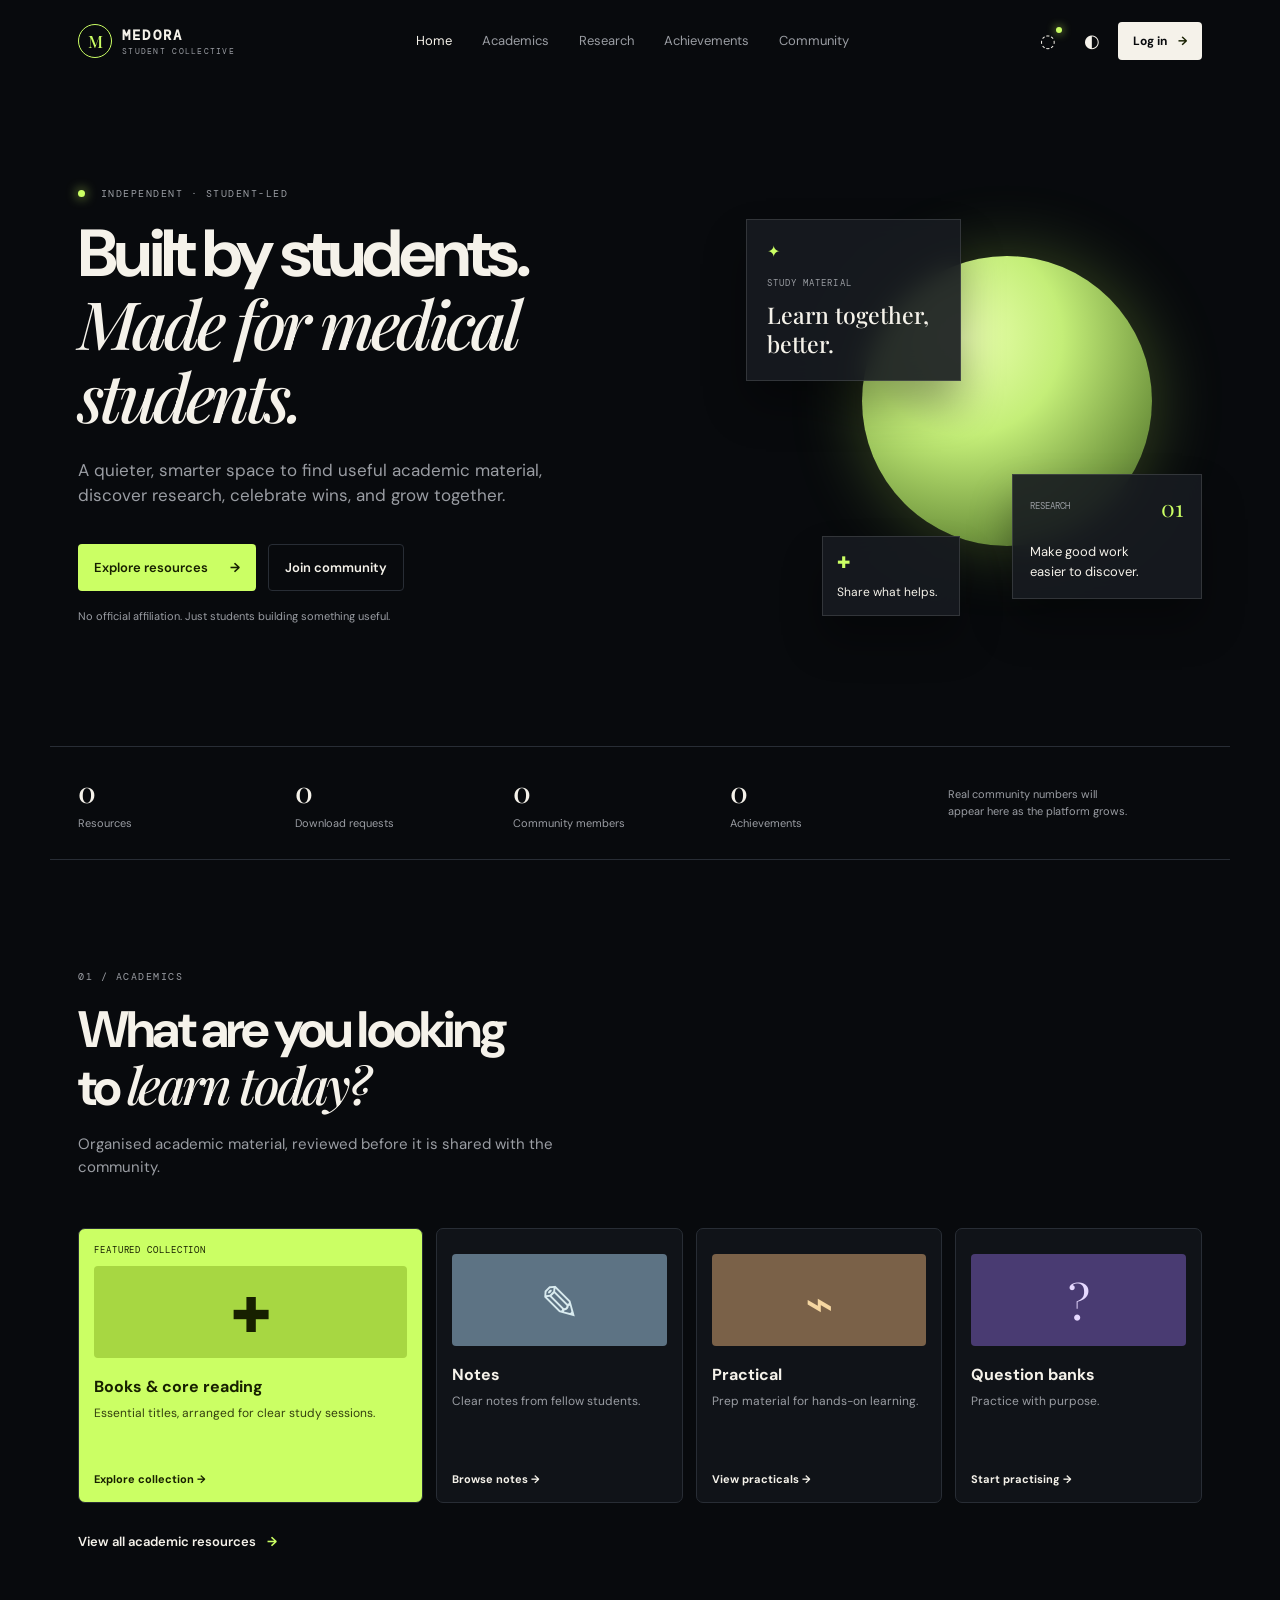
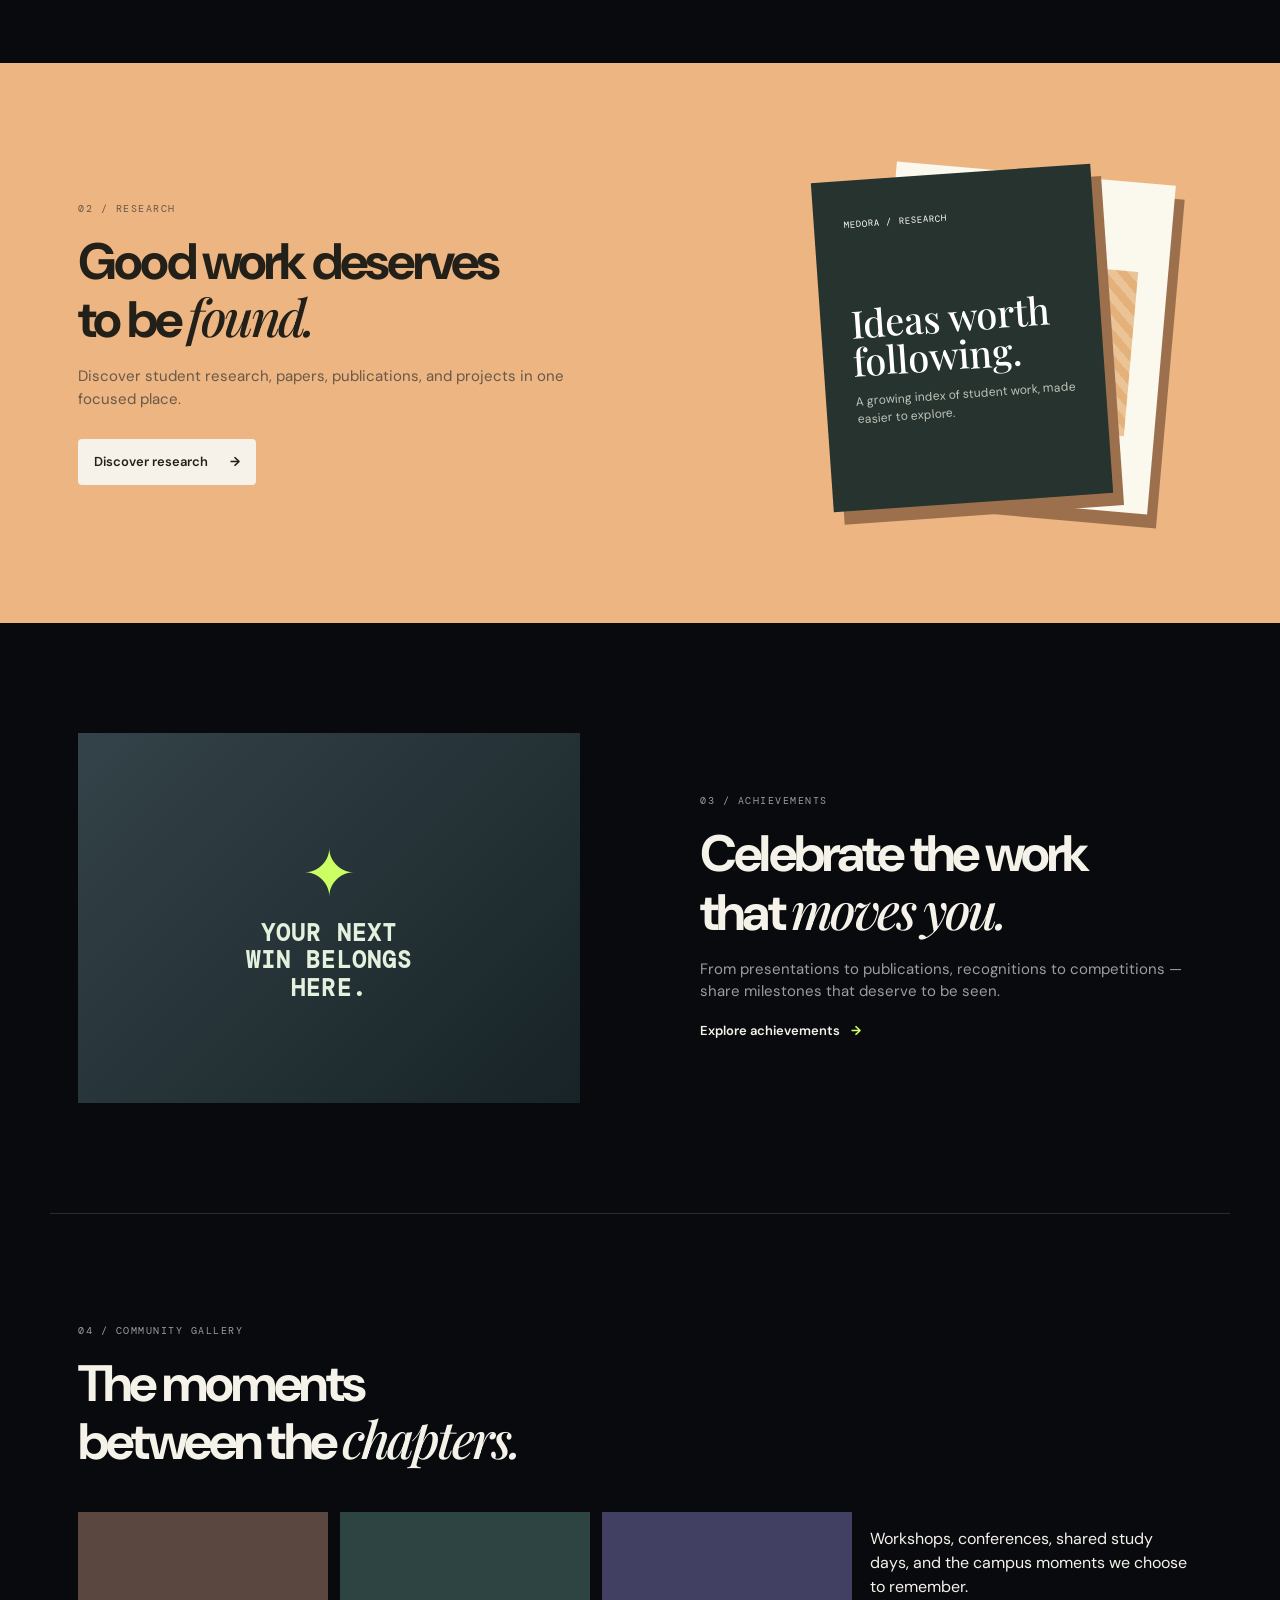
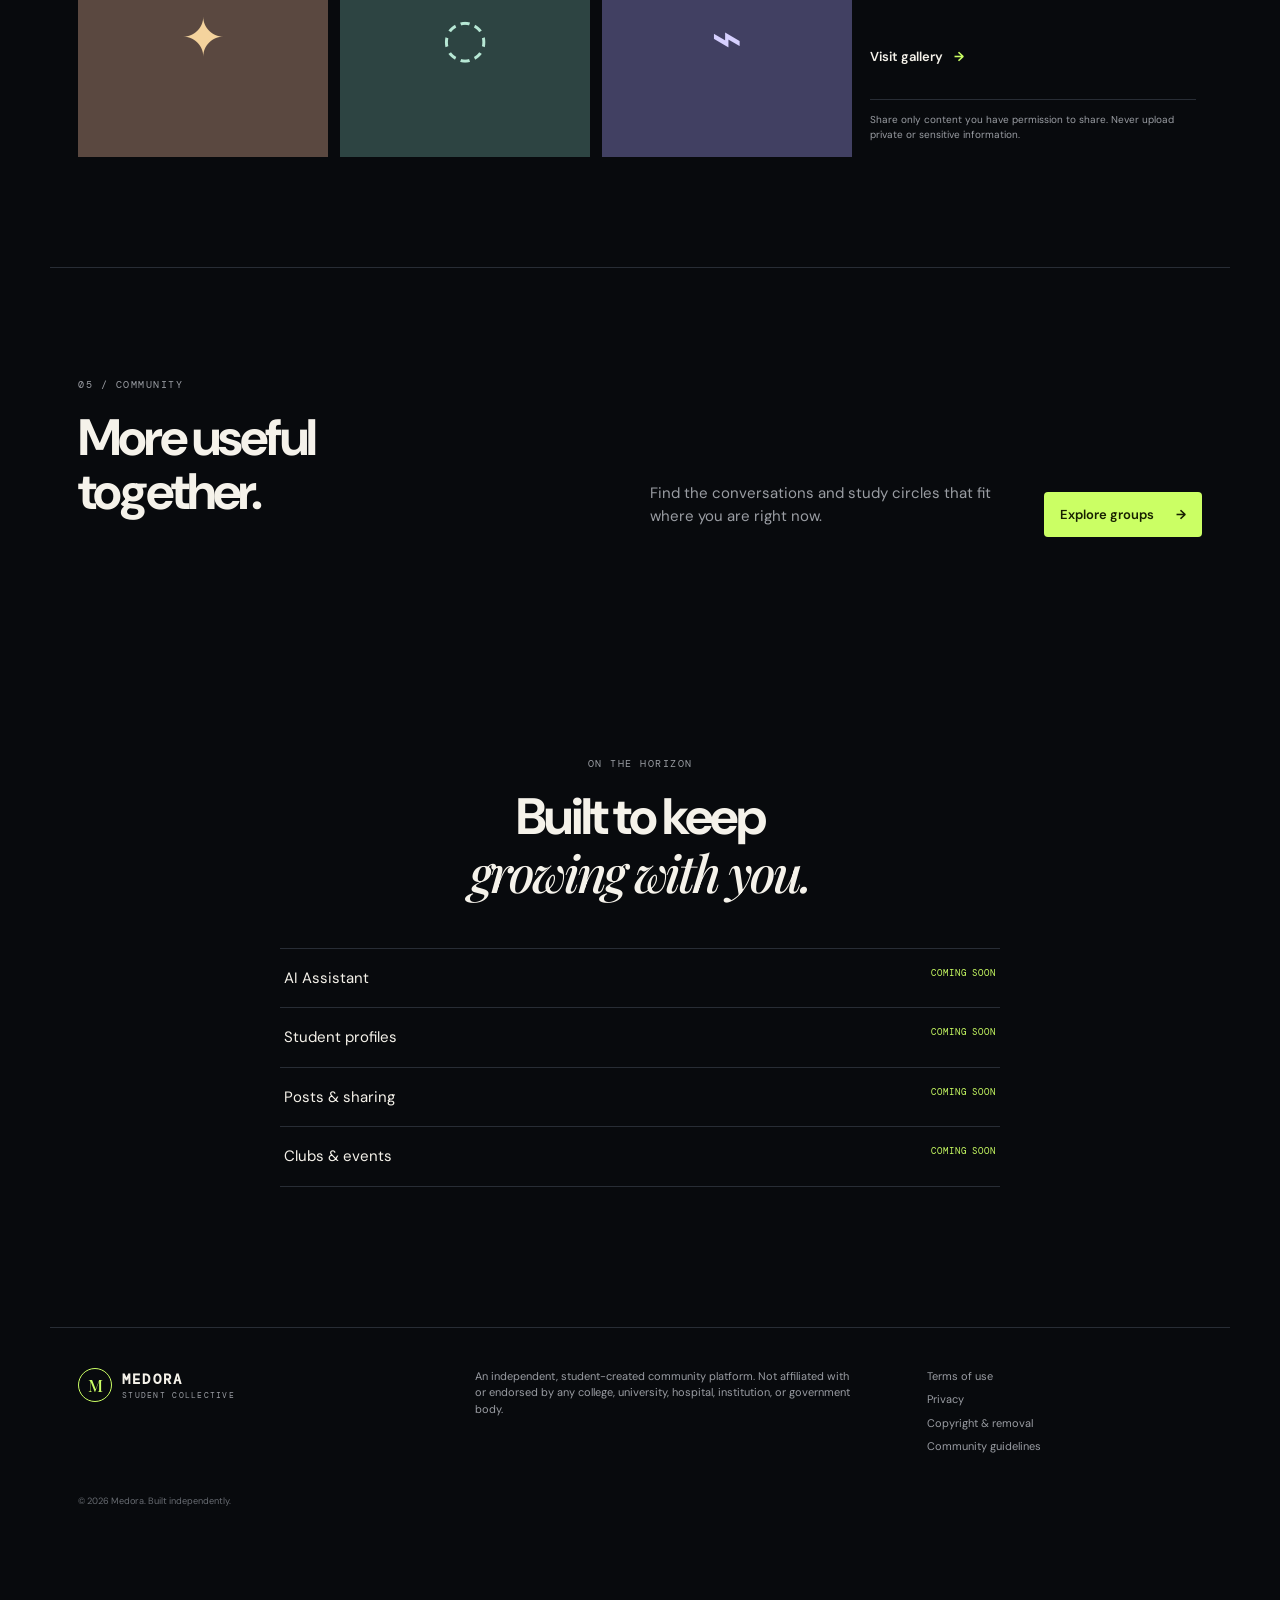
<file: index.html>
<!doctype html>
<html lang="en" data-theme="oled"><head><meta charset="utf-8"><meta name="viewport" content="width=device-width,initial-scale=1"><meta name="description" content="An independent community space built by medical students for learning, research, and sharing."><meta name="theme-color" content="#080a0d"><title>Medora — Student medical community</title><link rel="stylesheet" href="styles.css"></head>
<body><a class="skip-link" href="#content">Skip to content</a><div class="initial-loader" id="loader" aria-label="Loading Medora"><div class="logo-slot">M</div><span>MEDORA</span></div>
<header class="site-header"><a class="brand" href="#top" aria-label="Medora home"><span class="logo-slot">M</span><span>MEDORA<small>STUDENT COLLECTIVE</small></span></a><nav class="desktop-nav" aria-label="Primary navigation"><a class="active" href="#top">Home</a><a href="#academics">Academics</a><a href="#research">Research</a><a href="#achievements">Achievements</a><a href="#community">Community</a></nav><div class="nav-actions"><button class="icon-button" id="noticeButton" aria-label="Open notices" aria-expanded="false">◌<i></i></button><button class="theme-button" id="themeButton" aria-label="Change color theme">◐</button><button class="login-button" type="button" data-toast="Authentication is not configured yet.">Log in <span>→</span></button><button class="menu-button" id="menuButton" aria-label="Open menu" aria-expanded="false">☰</button></div></header>
<aside class="notice-panel" id="noticePanel" aria-label="Notices"><div class="panel-title"><span class="live-dot"></span>NOTICES <button class="close-panel" id="closeNotice" aria-label="Close notices">×</button></div><h2>No notices right now.</h2><p>Notices are visible to signed-in members only.</p></aside><aside class="mobile-drawer" id="mobileDrawer" aria-label="Mobile navigation"><a href="#academics">Academics</a><a href="#research">Research</a><a href="#achievements">Achievements</a><a href="#gallery">Gallery</a><a href="#community">Community</a><a href="terms.html">About &amp; policies</a></aside>
<main id="content"><section class="hero section" id="top"><div class="hero-copy"><p class="eyebrow"><span></span> INDEPENDENT · STUDENT-LED</p><h1>Built by students.<br><em>Made for medical students.</em></h1><p class="lede">A quieter, smarter space to find useful academic material, discover research, celebrate wins, and grow together.</p><div class="hero-actions"><a class="button primary" href="#academics">Explore resources <b>→</b></a><a class="button subtle" href="#community">Join community</a></div><p class="trust">No official affiliation. Just students building something useful.</p></div><div class="hero-visual" aria-label="Resource collection preview"><div class="orb"></div><div class="floating-card card-one"><span class="mini-icon">✦</span><small>STUDY MATERIAL</small><strong>Learn together,<br>better.</strong></div><div class="floating-card card-two"><span>RESEARCH</span><b>01</b><p>Make good work<br>easier to discover.</p></div><div class="floating-card card-three"><span>✚</span><p>Share what helps.</p></div></div></section>
<section class="stats section" aria-label="Community statistics"><div><strong>0</strong><span>Resources</span></div><div><strong>0</strong><span>Download requests</span></div><div><strong>0</strong><span>Community members</span></div><div><strong>0</strong><span>Achievements</span></div><p>Real community numbers will appear here as the platform grows.</p></section>
<section class="section showcase" id="academics"><div class="section-heading"><p class="eyebrow">01 / ACADEMICS</p><h2>What are you looking<br>to <em>learn today?</em></h2><p>Organised academic material, reviewed before it is shared with the community.</p></div><div class="resource-grid"><article class="resource-card featured"><span class="card-label">FEATURED COLLECTION</span><div class="card-art books-art">✚</div><h3>Books &amp; core reading</h3><p>Essential titles, arranged for clear study sessions.</p><a href="#" data-toast="Resources will be available once approved.">Explore collection →</a></article><article class="resource-card"><div class="card-art note-art">✎</div><h3>Notes</h3><p>Clear notes from fellow students.</p><a href="#" data-toast="Resources will be available once approved.">Browse notes →</a></article><article class="resource-card"><div class="card-art practical-art">⌁</div><h3>Practical</h3><p>Prep material for hands-on learning.</p><a href="#" data-toast="Resources will be available once approved.">View practicals →</a></article><article class="resource-card"><div class="card-art question-art">?</div><h3>Question banks</h3><p>Practice with purpose.</p><a href="#" data-toast="Resources will be available once approved.">Start practising →</a></article></div><a class="text-link" href="#" data-toast="The resource library is coming soon.">View all academic resources <b>→</b></a></section>
<section class="research-band" id="research"><div class="section"><div class="section-heading"><p class="eyebrow">02 / RESEARCH</p><h2>Good work deserves<br>to be <em>found.</em></h2><p>Discover student research, papers, publications, and projects in one focused place.</p><a class="button light" href="#" data-toast="Research publishing is not configured yet.">Discover research <b>→</b></a></div><div class="paper-stack"><article><span>MEDORA / RESEARCH</span><h3>Ideas worth<br>following.</h3><p>A growing index of student work, made easier to explore.</p></article><article aria-hidden="true"><span>DISCOVER</span><div></div></article></div></div></section>
<section class="section split" id="achievements"><div class="achievement-visual"><div class="laurel">✦</div><p>YOUR NEXT<br>WIN BELONGS<br>HERE.</p></div><div class="section-heading"><p class="eyebrow">03 / ACHIEVEMENTS</p><h2>Celebrate the work<br>that <em>moves you.</em></h2><p>From presentations to publications, recognitions to competitions — share milestones that deserve to be seen.</p><a class="text-link" href="#" data-toast="Achievement submissions are coming soon.">Explore achievements <b>→</b></a></div></section>
<section class="section gallery-preview" id="gallery"><div class="section-heading"><p class="eyebrow">04 / COMMUNITY GALLERY</p><h2>The moments<br>between the <em>chapters.</em></h2></div><div class="gallery-grid"><div class="gallery-item g1">✦</div><div class="gallery-item g2">◌</div><div class="gallery-item g3">⌁</div><div class="gallery-copy"><p>Workshops, conferences, shared study days, and the campus moments we choose to remember.</p><a class="text-link" href="#" data-toast="The community gallery is coming soon.">Visit gallery <b>→</b></a><small>Share only content you have permission to share. Never upload private or sensitive information.</small></div></div></section>
<section class="community section" id="community"><div><p class="eyebrow">05 / COMMUNITY</p><h2>More useful<br>together.</h2></div><p>Find the conversations and study circles that fit where you are right now.</p><a class="button primary" href="#" data-toast="Community groups are not configured yet.">Explore groups <b>→</b></a></section><section class="future section"><p class="eyebrow">ON THE HORIZON</p><h2>Built to keep<br><em>growing with you.</em></h2><div class="future-list"><span>AI Assistant <i>COMING SOON</i></span><span>Student profiles <i>COMING SOON</i></span><span>Posts &amp; sharing <i>COMING SOON</i></span><span>Clubs &amp; events <i>COMING SOON</i></span></div></section></main>
<footer><a class="brand" href="#top"><span class="logo-slot">M</span><span>MEDORA<small>STUDENT COLLECTIVE</small></span></a><p>An independent, student-created community platform. Not affiliated with or endorsed by any college, university, hospital, institution, or government body.</p><div><a href="terms.html">Terms of use</a><a href="terms.html#privacy">Privacy</a><a href="terms.html#copyright">Copyright &amp; removal</a><a href="terms.html#guidelines">Community guidelines</a></div><small>© <span id="year"></span> Medora. Built independently.</small></footer><nav class="bottom-nav" aria-label="Mobile navigation"><a class="active" href="#top">⌂<span>Home</span></a><a href="#academics">▤<span>Academics</span></a><a href="#top" id="searchLink">⌕<span>Search</span></a><a href="#community">◎<span>Community</span></a><button id="moreButton">•••<span>More</span></button></nav><div class="toast" id="toast" role="status" aria-live="polite"></div><script src="app.js"></script></body></html>
</file>
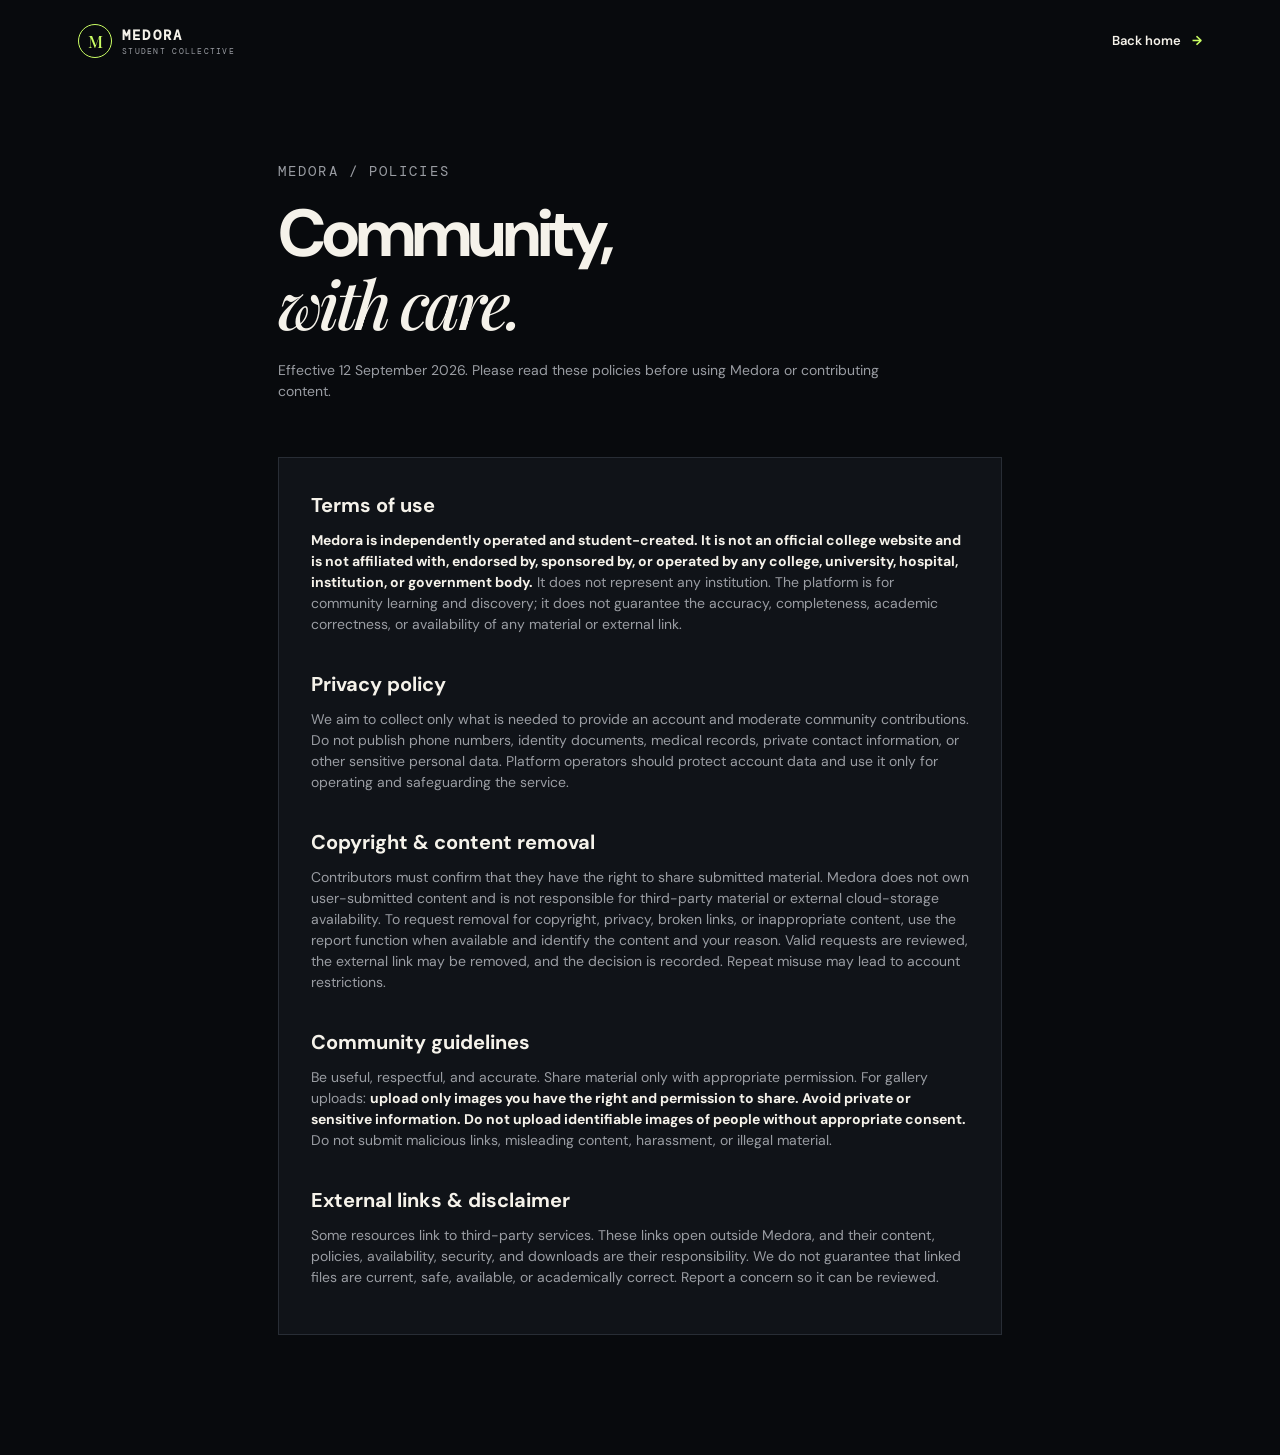
<file: terms.html>
<!doctype html><html lang="en" data-theme="oled"><head><meta charset="utf-8"><meta name="viewport" content="width=device-width,initial-scale=1"><meta name="description" content="Medora terms, privacy, content removal, and community guidelines."><title>Policies · Medora</title><link rel="stylesheet" href="styles.css"><style>.policy{max-width:780px;margin:auto;padding:80px 28px 120px}.policy h1{margin-bottom:18px}.policy>p{color:var(--muted);max-width:620px}.policy article{margin-top:55px;padding:32px;background:var(--surface);border:1px solid var(--line)}.policy section{margin:0 0 34px}.policy section:last-child{margin:0}.policy h2{font-size:20px;margin-bottom:10px}.policy p,.policy li{font-size:14px;color:var(--muted)}.policy li{margin:5px 0}.policy strong{color:var(--ink)}@media(max-width:760px){.policy{padding:55px 20px 100px}.policy article{padding:22px}}</style></head><body><header class="site-header"><a class="brand" href="index.html"><span class="logo-slot">M</span><span>MEDORA<small>STUDENT COLLECTIVE</small></span></a><a class="text-link" href="index.html">Back home <b>→</b></a></header><main class="policy"><p class="eyebrow">MEDORA / POLICIES</p><h1>Community,<br><em>with care.</em></h1><p>Effective 12 September 2026. Please read these policies before using Medora or contributing content.</p><article><section><h2>Terms of use</h2><p><strong>Medora is independently operated and student-created. It is not an official college website and is not affiliated with, endorsed by, sponsored by, or operated by any college, university, hospital, institution, or government body.</strong> It does not represent any institution. The platform is for community learning and discovery; it does not guarantee the accuracy, completeness, academic correctness, or availability of any material or external link.</p></section><section id="privacy"><h2>Privacy policy</h2><p>We aim to collect only what is needed to provide an account and moderate community contributions. Do not publish phone numbers, identity documents, medical records, private contact information, or other sensitive personal data. Platform operators should protect account data and use it only for operating and safeguarding the service.</p></section><section id="copyright"><h2>Copyright &amp; content removal</h2><p>Contributors must confirm that they have the right to share submitted material. Medora does not own user-submitted content and is not responsible for third-party material or external cloud-storage availability. To request removal for copyright, privacy, broken links, or inappropriate content, use the report function when available and identify the content and your reason. Valid requests are reviewed, the external link may be removed, and the decision is recorded. Repeat misuse may lead to account restrictions.</p></section><section id="guidelines"><h2>Community guidelines</h2><p>Be useful, respectful, and accurate. Share material only with appropriate permission. For gallery uploads: <strong>upload only images you have the right and permission to share. Avoid private or sensitive information. Do not upload identifiable images of people without appropriate consent.</strong> Do not submit malicious links, misleading content, harassment, or illegal material.</p></section><section><h2>External links &amp; disclaimer</h2><p>Some resources link to third-party services. These links open outside Medora, and their content, policies, availability, security, and downloads are their responsibility. We do not guarantee that linked files are current, safe, available, or academically correct. Report a concern so it can be reviewed.</p></section></article></main></body></html>
</file>
<file: styles.css>
@import url('https://fonts.googleapis.com/css2?family=DM+Mono&family=DM+Sans:wght@400;500;600;700&family=Playfair+Display:ital,wght@0,500;0,600;1,500;1,600&display=swap');
:root{--bg:#080a0d;--surface:#101318;--surface-2:#171b21;--ink:#f5f2ea;--muted:#9a9da3;--line:#282d35;--accent:#cbff64;--accent-ink:#172000;--warm:#ecb581;--serif:'Playfair Display',Georgia,serif;--sans:'DM Sans',Arial,sans-serif;--mono:'DM Mono',monospace;--max:1180px;color-scheme:dark}html[data-theme=dark]{--bg:#111317;--surface:#1a1d23;--surface-2:#242830}html[data-theme=light]{--bg:#f6f5f0;--surface:#fff;--surface-2:#ecebe5;--ink:#17191d;--muted:#656a73;--line:#deded7;--accent:#52751d;--accent-ink:#fff;color-scheme:light}*{box-sizing:border-box}html{scroll-behavior:smooth}body{margin:0;background:var(--bg);color:var(--ink);font-family:var(--sans);line-height:1.5}a{color:inherit;text-decoration:none}button{font:inherit;color:inherit;cursor:pointer}.skip-link{position:fixed;left:12px;top:-60px;background:var(--accent);color:#000;padding:9px 14px;z-index:100;transition:.2s}.skip-link:focus{top:12px}.site-header{height:82px;max-width:var(--max);padding:0 28px;margin:auto;display:flex;align-items:center;justify-content:space-between;position:relative;z-index:10}.brand{display:inline-flex;gap:10px;align-items:center;font:600 14px var(--mono);letter-spacing:.16em}.brand small{display:block;font:8px var(--mono);letter-spacing:.16em;color:var(--muted);margin-top:2px}.logo-slot{display:grid;place-items:center;width:34px;height:34px;border:1px solid var(--accent);border-radius:50%;font:500 17px var(--serif);letter-spacing:0;color:var(--accent)}.desktop-nav{display:flex;gap:30px;font-size:13px;color:var(--muted)}.desktop-nav a{transition:.2s}.desktop-nav a:hover,.desktop-nav .active{color:var(--ink)}.nav-actions{display:flex;align-items:center;gap:8px}.icon-button,.theme-button,.menu-button{border:0;background:transparent;font-size:18px;width:36px;height:36px;position:relative}.icon-button i{position:absolute;background:var(--accent);width:6px;height:6px;border-radius:50%;right:4px;top:4px;box-shadow:0 0 10px var(--accent)}.login-button{background:var(--ink);color:var(--bg);border:0;border-radius:4px;padding:10px 15px;font-size:12px;font-weight:700}.login-button span{color:var(--accent-ink);margin-left:8px}.menu-button{display:none}.section{max-width:var(--max);margin:auto;padding:110px 28px}.hero{min-height:630px;padding-top:105px;display:grid;grid-template-columns:1.15fr .85fr;align-items:center;gap:50px}.eyebrow{font:10px var(--mono);letter-spacing:.15em;color:var(--muted);margin:0 0 20px}.eyebrow span,.live-dot{display:inline-block;width:7px;height:7px;background:var(--accent);border-radius:50%;margin-right:8px;box-shadow:0 0 12px var(--accent)}h1,h2,h3,p{margin-top:0}h1{font-size:clamp(42px,5.2vw,74px);line-height:1.03;letter-spacing:-.055em;margin-bottom:22px}h1 em,h2 em{font-family:var(--serif);font-weight:500;letter-spacing:-.06em}.lede{max-width:465px;color:var(--muted);font-size:17px}.hero-actions{display:flex;gap:12px;margin:35px 0 17px}.button{display:inline-flex;align-items:center;gap:22px;border-radius:4px;padding:13px 16px;font-size:13px;font-weight:600}.primary{background:var(--accent);color:var(--accent-ink)}.subtle{border:1px solid var(--line)}.light{background:#f6f2e9;color:#232219;margin-top:14px}.trust{font-size:11px;color:var(--muted)}.hero-visual{height:410px;position:relative}.orb{position:absolute;width:290px;height:290px;right:50px;top:50px;border-radius:50%;background:radial-gradient(circle at 35% 28%,#eaffaf,#c4ee78 35%,#769c42 70%,#354d20);box-shadow:0 0 70px #bcf65e45}.floating-card{position:absolute;border:1px solid #ffffff20;background:#181b20e8;backdrop-filter:blur(12px);box-shadow:0 25px 40px #0005}.card-one{top:13px;left:0;width:215px;padding:20px}.card-one small{display:block;font:9px var(--mono);color:var(--muted);letter-spacing:.12em;margin:13px 0}.card-one strong{font:500 23px/1.15 var(--serif)}.mini-icon,.card-three span{color:var(--accent)}.card-two{right:0;bottom:17px;width:190px;padding:17px}.card-two span{font:9px var(--mono);color:var(--muted)}.card-two b{float:right;font:23px var(--serif);color:var(--accent)}.card-two p{margin:26px 0 0;font-size:13px}.card-three{left:76px;bottom:0;padding:14px;width:138px}.card-three p{margin:8px 0 0;font-size:12px}.stats{border-top:1px solid var(--line);border-bottom:1px solid var(--line);padding:25px 28px;display:grid;grid-template-columns:repeat(4,1fr) 1.3fr;gap:22px;align-items:center}.stats strong{font:500 29px var(--serif);display:block}.stats span{font-size:11px;color:var(--muted)}.stats p{font-size:11px;color:var(--muted);margin:0;max-width:180px}.section-heading{max-width:500px}.section-heading h2,.future h2,.community h2{font-size:clamp(35px,4vw,56px);line-height:1.06;letter-spacing:-.055em;margin-bottom:18px}.section-heading>p:not(.eyebrow){color:var(--muted);font-size:15px}.resource-grid{display:grid;grid-template-columns:1.4fr 1fr 1fr 1fr;gap:13px;margin:50px 0 26px}.resource-card{background:var(--surface);border:1px solid var(--line);border-radius:7px;padding:15px;min-height:275px;display:flex;flex-direction:column}.resource-card h3{font-size:16px;margin:17px 0 5px}.resource-card p{font-size:12px;color:var(--muted);margin-bottom:16px}.resource-card a{font-size:11px;font-weight:700;margin-top:auto}.featured{background:var(--accent);color:var(--accent-ink)}.featured p{color:#34400f}.card-label{font:9px var(--mono);letter-spacing:.1em}.card-art{height:92px;display:grid;place-items:center;font:48px var(--serif);margin-top:10px;border-radius:4px}.books-art{background:#a7d742}.note-art{background:#5d7384;color:#d9ebef}.practical-art{background:#7a6148;color:#f5d6a1}.question-art{background:#493b72;color:#e6d9ff}.text-link{font-size:13px;font-weight:600}.text-link b{color:var(--accent);margin-left:8px}.research-band{background:var(--warm);color:#222018}.research-band .section{display:grid;grid-template-columns:1fr 1fr;align-items:center}.research-band .eyebrow,.research-band .section-heading>p:not(.eyebrow){color:#685849}.paper-stack{height:340px;position:relative}.paper-stack article{position:absolute;width:280px;height:330px;padding:30px;background:#fbf8ed;right:40px;top:0;box-shadow:10px 13px 0 #9d704d;transform:rotate(5deg)}.paper-stack article:first-child{z-index:1;transform:rotate(-4deg);background:#26332e;color:#fff;right:100px}.paper-stack span{font:9px var(--mono);letter-spacing:.12em}.paper-stack h3{font:500 38px/1 var(--serif);margin:70px 0 12px}.paper-stack p{font-size:12px;color:#c0c4ba}.paper-stack article:nth-child(2) div{height:165px;margin-top:35px;background:repeating-linear-gradient(45deg,#e4b17b 0 8px,#eac496 8px 16px)}.split{display:grid;grid-template-columns:1fr 1fr;align-items:center;gap:120px}.achievement-visual{height:370px;background:linear-gradient(135deg,#344349,#172326);display:flex;flex-direction:column;justify-content:center;align-items:center;color:#e4f1dd;text-align:center}.laurel{font:65px var(--serif);color:var(--accent)}.achievement-visual p{font:600 23px/1.2 var(--mono);letter-spacing:.05em;margin:8px}.gallery-preview{border-top:1px solid var(--line)}.gallery-grid{display:grid;grid-template-columns:1fr 1fr 1fr 1.35fr;gap:12px;margin-top:42px}.gallery-item{height:245px;display:grid;place-items:center;font:53px var(--serif)}.g1{background:#5a4840;color:#f4d39d}.g2{background:#2d4442;color:#b7e8d5}.g3{background:#414062;color:#d6d0ff}.gallery-copy{padding:15px 6px;display:flex;flex-direction:column;justify-content:space-between}.gallery-copy p{font-size:16px}.gallery-copy small{font-size:10px;color:var(--muted);border-top:1px solid var(--line);padding-top:12px}.community{border-top:1px solid var(--line);display:grid;grid-template-columns:1.2fr .8fr auto;gap:38px;align-items:end}.community>p{color:var(--muted);font-size:15px;margin:0 0 10px}.future{text-align:center;padding-bottom:140px}.future h2{margin-bottom:45px}.future-list{max-width:720px;margin:auto;border-top:1px solid var(--line)}.future-list span{display:flex;justify-content:space-between;padding:18px 4px;border-bottom:1px solid var(--line);font-size:15px}.future-list i{font:9px var(--mono);color:var(--accent);font-style:normal;letter-spacing:.1em}footer{max-width:var(--max);border-top:1px solid var(--line);margin:auto;padding:40px 28px 105px;display:grid;grid-template-columns:1.3fr 1.5fr 1fr;gap:40px;color:var(--muted);font-size:11px}footer .brand{color:var(--ink);align-self:start}footer p{margin:0;max-width:380px}footer div{display:flex;flex-direction:column;gap:7px}footer small{grid-column:1/-1;color:#686c72}.bottom-nav{display:none}.notice-panel,.mobile-drawer{position:fixed;z-index:20;background:var(--surface);border:1px solid var(--line);box-shadow:0 18px 50px #0006;transition:.25s}.notice-panel{right:25px;top:70px;width:275px;padding:18px;transform:translateY(-12px);opacity:0;pointer-events:none}.notice-panel.open{transform:none;opacity:1;pointer-events:auto}.panel-title{font:10px var(--mono);letter-spacing:.12em}.close-panel{float:right;background:none;border:0;font-size:20px}.notice-panel h2{font-size:17px;margin:25px 0 5px}.notice-panel p{font-size:12px;color:var(--muted)}.mobile-drawer{display:none}.toast{position:fixed;z-index:40;bottom:25px;left:50%;transform:translate(-50%,80px);background:var(--ink);color:var(--bg);padding:11px 16px;border-radius:4px;font-size:12px;opacity:0;transition:.25s;white-space:nowrap}.toast.show{opacity:1;transform:translate(-50%,0)}.initial-loader{position:fixed;z-index:99;inset:0;background:var(--bg);display:flex;gap:12px;align-items:center;justify-content:center;font:600 14px var(--mono);letter-spacing:.15em;transition:opacity .35s,visibility .35s}.initial-loader.done{opacity:0;visibility:hidden}@media(prefers-reduced-motion:no-preference){.section,.research-band{opacity:0;transform:translateY(16px);transition:.6s ease}.section.in-view,.research-band.in-view{opacity:1;transform:none}.orb{animation:drift 7s ease-in-out infinite}@keyframes drift{50%{transform:translateY(-13px)}}}@media(max-width:760px){.site-header{height:65px;padding:0 17px}.desktop-nav,.login-button{display:none}.menu-button{display:block}.hero{display:block;min-height:0;padding:72px 20px 52px}.hero-visual{height:280px;margin:35px -2px 0}.orb{width:205px;height:205px;right:18px;top:34px}.card-one{width:175px;padding:15px}.card-one strong{font-size:19px}.card-two{width:155px;bottom:5px;padding:13px}.card-three{left:37px;bottom:-3px}.stats{padding:20px;grid-template-columns:repeat(2,1fr);gap:20px}.stats p{grid-column:1/-1}.section{padding:76px 20px}.resource-grid{grid-template-columns:1fr 1fr;margin-top:32px}.resource-card{min-height:225px}.resource-card.featured{grid-column:span 2}.research-band .section,.split{display:block}.paper-stack{margin-top:45px;height:290px}.paper-stack article{height:275px;width:220px;right:5px}.paper-stack article:first-child{right:45px}.paper-stack h3{font-size:30px;margin-top:52px}.gallery-grid{grid-template-columns:1fr 1fr}.gallery-item{height:145px}.gallery-copy{grid-column:span 2;gap:20px}.community{display:block}.community>p{margin:20px 0}.future{padding-bottom:85px}footer{display:block;padding:35px 20px 95px}footer p{margin:24px 0}footer div{margin-bottom:25px}.bottom-nav{position:fixed;z-index:30;display:flex;justify-content:space-around;align-items:center;bottom:0;left:0;right:0;height:67px;background:var(--surface);border-top:1px solid var(--line)}.bottom-nav a,.bottom-nav button{border:0;background:transparent;display:flex;flex-direction:column;align-items:center;gap:2px;color:var(--muted);font-size:18px;min-width:52px}.bottom-nav span{font:9px var(--sans)}.bottom-nav .active{color:var(--accent)}.mobile-drawer{display:flex;flex-direction:column;gap:20px;top:65px;right:12px;width:220px;padding:24px;opacity:0;transform:translateY(-10px);pointer-events:none}.mobile-drawer.open{opacity:1;transform:none;pointer-events:auto}.mobile-drawer a{font-size:14px}.notice-panel{right:13px;top:59px}.toast{bottom:80px;max-width:90vw;white-space:normal;text-align:center}.section-heading h2,.community h2{font-size:39px}}@media(max-width:350px){h1{font-size:39px}.resource-grid{gap:8px}.resource-card{padding:11px}.hero-actions{flex-direction:column;align-items:flex-start}}
</file>
